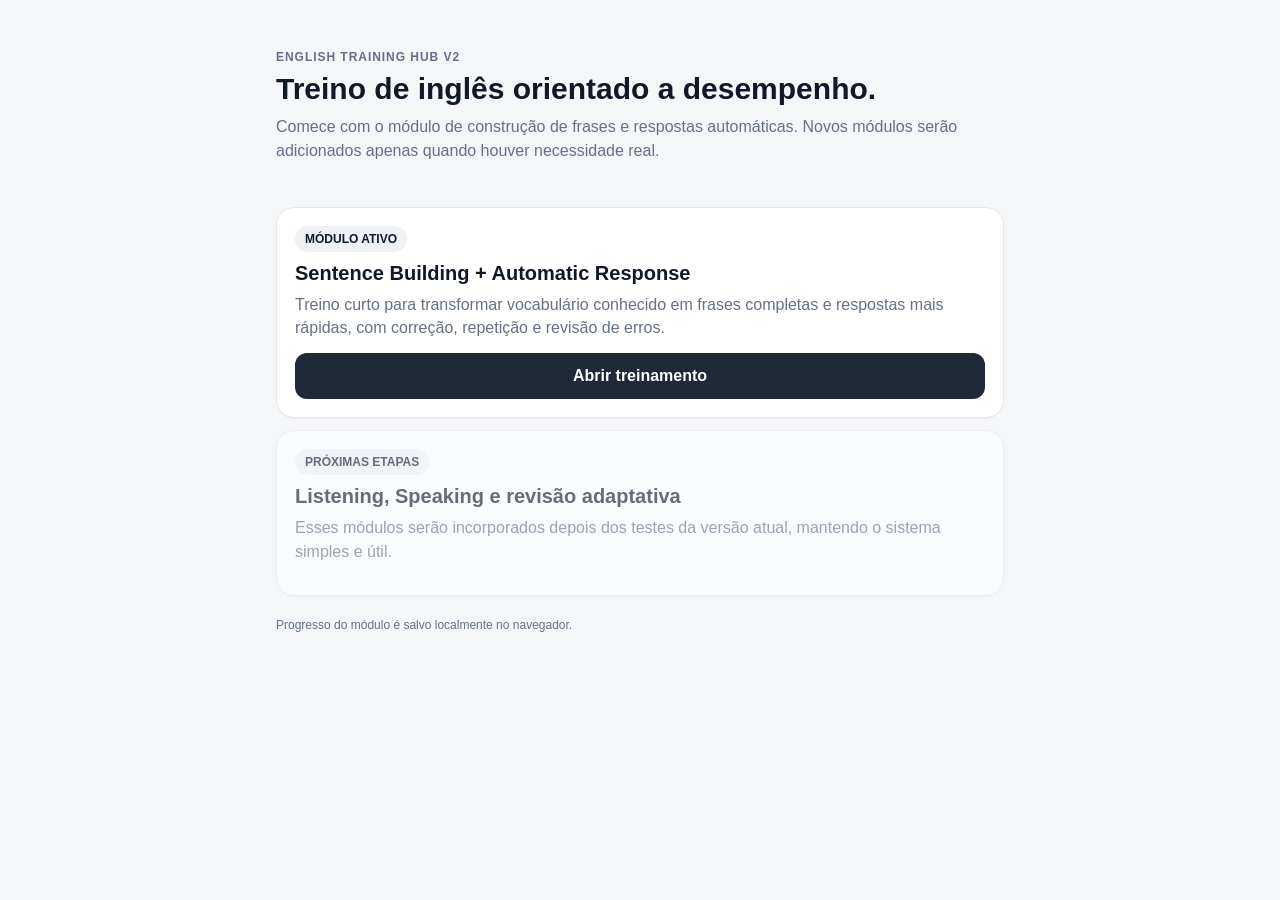
<file: index.html>
<!doctype html>
<html lang="pt-BR">
<head>
<meta charset="utf-8">
<meta name="viewport" content="width=device-width,initial-scale=1,maximum-scale=1,user-scalable=no">
<meta name="theme-color" content="#111827">
<meta name="description" content="English Training Hub V2 — treinamento prático de inglês com foco em desempenho.">
<link rel="manifest" href="manifest.webmanifest">
<link rel="icon" href="icon.svg" type="image/svg+xml">
<title>English Training Hub V2</title>
<style>
:root{--bg:#f4f6f8;--card:#fff;--ink:#111827;--muted:#667085;--line:#e5e7eb;--accent:#1f2937;--soft:#eef2f7}
*{box-sizing:border-box}body{margin:0;background:var(--bg);color:var(--ink);font-family:-apple-system,BlinkMacSystemFont,"Segoe UI",Roboto,Arial,sans-serif}
.wrap{max-width:760px;margin:auto;padding:24px 16px 80px}.hero{padding:26px 0 12px}.eyebrow{font-size:12px;font-weight:800;letter-spacing:.08em;color:var(--muted)}h1{font-size:30px;line-height:1.1;margin:8px 0 10px}.lead{color:var(--muted);line-height:1.5;margin:0 0 20px}.card{background:var(--card);border:1px solid var(--line);border-radius:18px;padding:18px;margin:12px 0;box-shadow:0 1px 2px rgba(0,0,0,.03)}.tag{display:inline-block;background:var(--soft);padding:6px 10px;border-radius:999px;font-size:12px;font-weight:700;margin-bottom:10px}.card h2{font-size:20px;margin:0 0 8px}.card p{color:var(--muted);line-height:1.45;margin:0 0 14px}.btn{display:block;text-align:center;text-decoration:none;background:var(--accent);color:white;font-weight:800;padding:14px 16px;border-radius:12px}.future{opacity:.62}.foot{font-size:12px;color:var(--muted);margin-top:22px}
</style>
</head>
<body>
<main class="wrap">
<section class="hero">
<div class="eyebrow">ENGLISH TRAINING HUB V2</div>
<h1>Treino de inglês orientado a desempenho.</h1>
<p class="lead">Comece com o módulo de construção de frases e respostas automáticas. Novos módulos serão adicionados apenas quando houver necessidade real.</p>
</section>
<section class="card">
<span class="tag">MÓDULO ATIVO</span>
<h2>Sentence Building + Automatic Response</h2>
<p>Treino curto para transformar vocabulário conhecido em frases completas e respostas mais rápidas, com correção, repetição e revisão de erros.</p>
<a class="btn" href="sentence-building/">Abrir treinamento</a>
</section>
<section class="card future">
<span class="tag">PRÓXIMAS ETAPAS</span>
<h2>Listening, Speaking e revisão adaptativa</h2>
<p>Esses módulos serão incorporados depois dos testes da versão atual, mantendo o sistema simples e útil.</p>
</section>
<p class="foot">Progresso do módulo é salvo localmente no navegador.</p>
</main>
<script>if('serviceWorker' in navigator){window.addEventListener('load',()=>navigator.serviceWorker.register('./sw.js').catch(()=>{}));}</script>
</body>
</html>
</file>
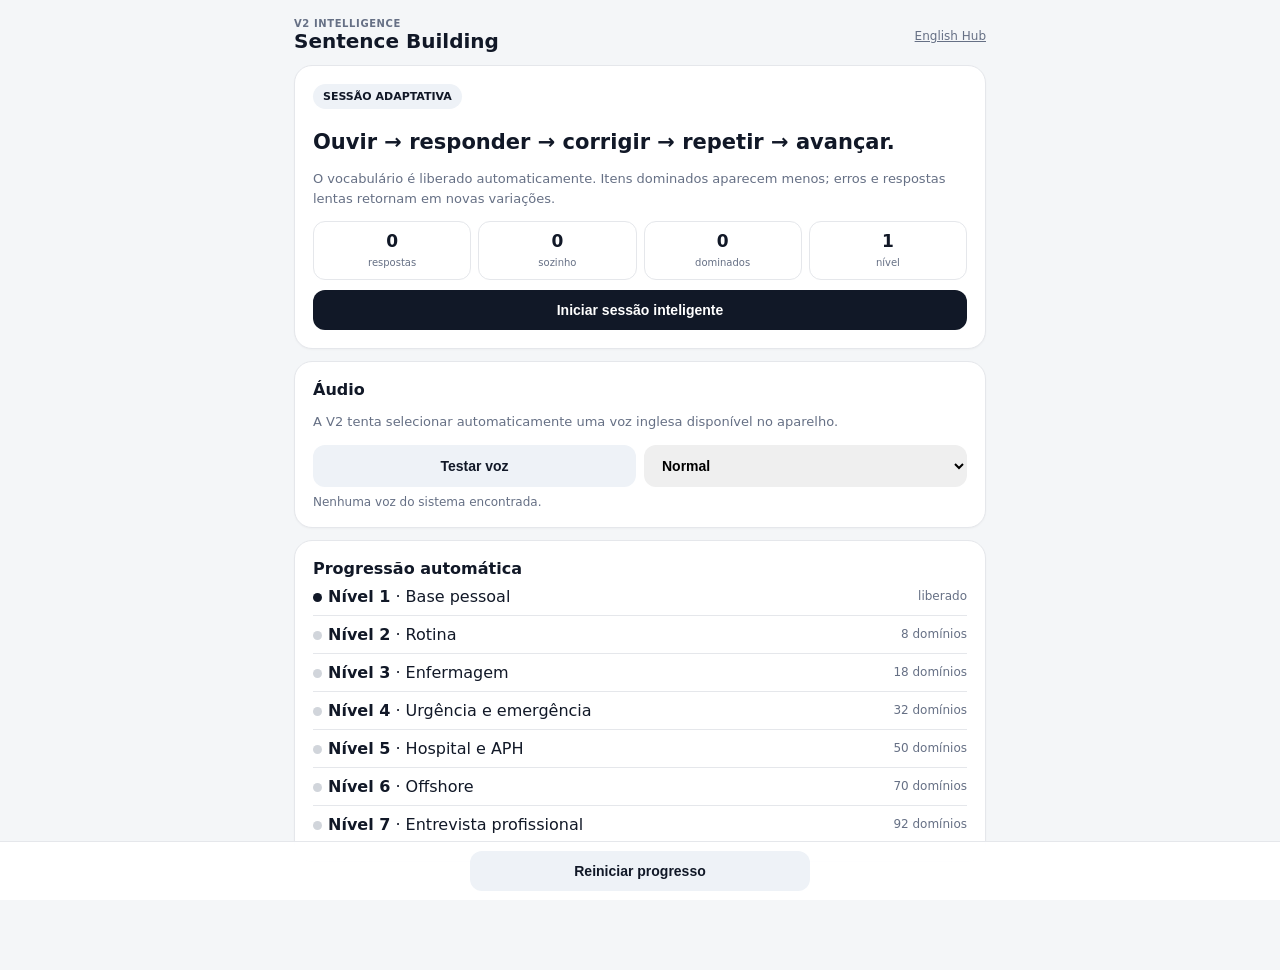
<file: sentence-building/index.html>
<!doctype html>
<html lang="pt-BR">
<head>
<meta charset="utf-8">
<meta name="viewport" content="width=device-width,initial-scale=1,maximum-scale=1,user-scalable=no,viewport-fit=cover">
<meta name="theme-color" content="#111827">
<link rel="manifest" href="manifest.webmanifest">
<title>Sentence Building V2 Intelligence</title>
<style>
:root{--bg:#f4f6f8;--card:#fff;--ink:#111827;--muted:#667085;--line:#e5e7eb;--ok:#166534;--bad:#991b1b;--accent:#111827;--soft:#eef2f7}
*{box-sizing:border-box;-webkit-tap-highlight-color:transparent}
html,body{margin:0;background:var(--bg);font-family:system-ui,-apple-system,"Segoe UI",Roboto,Arial;color:var(--ink)}
body{-webkit-user-select:none;user-select:none}
input,textarea{-webkit-user-select:text;user-select:text}
.app{max-width:720px;margin:auto;min-height:100vh;padding:14px 14px 96px}
.top{display:flex;align-items:center;justify-content:space-between;gap:8px;margin:4px 0 12px}
h1{font-size:20px;margin:0}.small{font-size:12px;color:var(--muted)}
.card{background:var(--card);border:1px solid var(--line);border-radius:18px;padding:18px;margin-bottom:12px;box-shadow:0 1px 2px rgba(0,0,0,.03)}
.pill{display:inline-flex;padding:6px 10px;border-radius:999px;background:var(--soft);font-size:11px;font-weight:800;margin-bottom:10px}
.prompt{font-size:24px;font-weight:800;line-height:1.3;margin:10px 0}
.translation{font-size:14px;color:var(--muted);margin:8px 0}
input{width:100%;padding:14px 15px;border:1px solid #cfd4dc;border-radius:12px;font-size:17px;outline:none;background:#fff}
button,select{border:0;border-radius:12px;padding:12px 14px;font-size:14px;font-weight:750}
button{cursor:pointer}.primary{background:var(--accent);color:#fff;width:100%;margin-top:10px}.secondary{background:var(--soft);color:var(--ink)}
.grid2{display:grid;grid-template-columns:1fr 1fr;gap:8px;margin-top:9px}.grid3{display:grid;grid-template-columns:repeat(3,1fr);gap:8px}
.feedback{margin-top:12px;padding:12px;border-radius:12px;font-size:14px;line-height:1.5}.feedback.ok{background:#ecfdf3;color:var(--ok)}.feedback.bad{background:#fef2f2;color:var(--bad)}
.hidden{display:none!important}.progress{height:8px;background:#e5e7eb;border-radius:99px;overflow:hidden;margin:8px 0 2px}.progress>div{height:100%;background:#111827;width:0%;transition:.25s}
.stats{display:grid;grid-template-columns:repeat(4,1fr);gap:7px;text-align:center}.stat{padding:9px 5px;border:1px solid var(--line);border-radius:12px}.stat b{display:block;font-size:17px}.stat span{font-size:10px;color:var(--muted)}
.timer{font-variant-numeric:tabular-nums;font-size:38px;font-weight:850;text-align:center;margin:10px 0}.tip{font-size:13px;line-height:1.5;color:var(--muted)}
.bottom{position:fixed;left:0;right:0;bottom:0;background:rgba(255,255,255,.96);border-top:1px solid var(--line);padding:9px 14px calc(9px + env(safe-area-inset-bottom));display:flex;gap:8px;justify-content:center}.bottom button{max-width:340px;flex:1}
.badge{font-size:10px;font-weight:900;letter-spacing:.06em;color:var(--muted)}
.skillrow{display:flex;justify-content:space-between;align-items:center;gap:8px;padding:9px 0;border-bottom:1px solid var(--line)}.skillrow:last-child{border-bottom:0}
.dot{display:inline-block;width:9px;height:9px;border-radius:99px;background:#d1d5db;margin-right:6px}.dot.on{background:#111827}
.rec{display:flex;align-items:center;gap:8px;margin-top:10px}.rec button{flex:1}.meter{height:7px;background:#e5e7eb;border-radius:99px;overflow:hidden;margin-top:8px}.meter>div{height:100%;width:0%;background:#111827}
.chips{display:flex;gap:6px;flex-wrap:wrap;margin:8px 0}.chip{padding:6px 8px;border-radius:999px;background:#f3f4f6;font-size:11px}.chip.bad{background:#fee2e2;color:#991b1b}.chip.ok{background:#dcfce7;color:#166534}
@media(max-width:420px){.stats{grid-template-columns:repeat(2,1fr)}.grid3{grid-template-columns:1fr}.prompt{font-size:22px}}
</style>
</head>
<body>
<div class="app">
  <div class="top">
    <div><div class="badge">V2 INTELLIGENCE</div><h1>Sentence Building</h1></div>
    <a href="../" class="small">English Hub</a>
  </div>

  <section id="home">
    <div class="card">
      <span class="pill">SESSÃO ADAPTATIVA</span>
      <div class="prompt" style="font-size:21px">Ouvir → responder → corrigir → repetir → avançar.</div>
      <p class="tip">O vocabulário é liberado automaticamente. Itens dominados aparecem menos; erros e respostas lentas retornam em novas variações.</p>
      <div class="stats">
        <div class="stat"><b id="sDone">0</b><span>respostas</span></div>
        <div class="stat"><b id="sIndependent">0</b><span>sozinho</span></div>
        <div class="stat"><b id="sMastered">0</b><span>dominados</span></div>
        <div class="stat"><b id="sLevel">1</b><span>nível</span></div>
      </div>
      <button class="primary" id="startBtn">Iniciar sessão inteligente</button>
    </div>

    <div class="card">
      <b>Áudio</b>
      <p class="tip">A V2 tenta selecionar automaticamente uma voz inglesa disponível no aparelho.</p>
      <div class="grid2">
        <button class="secondary" id="testVoice">Testar voz</button>
        <select id="speedSelect">
          <option value="0.72">Lento</option>
          <option value="0.9" selected>Normal</option>
          <option value="1.02">Rápido</option>
        </select>
      </div>
      <div class="small" id="voiceStatus" style="margin-top:8px">Carregando vozes...</div>
    </div>

    <div class="card">
      <b>Progressão automática</b>
      <div id="levels"></div>
    </div>
  </section>

  <section id="trainer" class="hidden">
    <div class="card">
      <div class="small" id="stepLabel"></div>
      <div class="progress"><div id="bar"></div></div>
    </div>

    <div class="card">
      <span class="pill" id="modePill">BUILD</span>
      <div class="prompt" id="prompt"></div>
      <div class="translation hidden" id="translation"></div>
      <div class="chips" id="chips"></div>

      <div id="textWrap">
        <input id="answer" autocomplete="off" autocapitalize="sentences" placeholder="Fale primeiro. Depois digite.">
        <button class="primary" id="checkBtn">Verificar</button>
      </div>

      <div id="rapidWrap" class="hidden">
        <div class="timer" id="timer">5.0</div>
        <p class="tip">Responda em voz alta antes do tempo terminar.</p>
      </div>

      <div class="grid2">
        <button class="secondary" id="listenBtn">Ouvir</button>
        <button class="secondary" id="slowBtn">Ouvir devagar</button>
      </div>

      <div class="grid2">
        <button class="secondary" id="hintBtn">Dica</button>
        <button class="secondary" id="modelBtn">Resposta-modelo</button>
      </div>

      <div class="card" style="margin:12px 0 0;padding:12px;background:#fafafa">
        <b class="small">SPEAKING</b>
        <div class="rec">
          <button class="secondary" id="recordBtn">Gravar minha voz</button>
          <button class="secondary" id="playBtn" disabled>Ouvir gravação</button>
        </div>
        <audio id="audioPlayback" class="hidden"></audio>
        <div class="grid2">
          <button class="secondary" id="recognizeBtn">Reconhecer minha fala</button>
          <button class="secondary" id="stopRecognizeBtn">Parar</button>
        </div>
        <div class="small" id="speechStatus" style="margin-top:8px">Reconhecimento depende do navegador. Chrome/Edge costumam oferecer melhor suporte.</div>
        <div id="speechResult" class="translation"></div>
      </div>

      <div id="feedback" class="feedback hidden"></div>
      <button class="primary hidden" id="nextBtn">Próximo</button>
    </div>
  </section>

  <section id="summary" class="hidden">
    <div class="card">
      <span class="pill">SESSÃO CONCLUÍDA</span>
      <div class="prompt" style="font-size:22px">Resumo</div>
      <div class="stats">
        <div class="stat"><b id="rDone">0</b><span>itens</span></div>
        <div class="stat"><b id="rIndependent">0</b><span>sozinho</span></div>
        <div class="stat"><b id="rHelp">0</b><span>com ajuda</span></div>
        <div class="stat"><b id="rUnlocked">0</b><span>nível</span></div>
      </div>
      <p class="tip" id="summaryText"></p>
      <button class="primary" id="againBtn">Nova sessão</button>
    </div>
    <div class="card"><b>Pontos para reteste</b><div id="reviewList" class="tip"></div></div>
  </section>

  <div class="bottom">
    <button class="secondary" id="resetBtn">Reiniciar progresso</button>
  </div>
</div>

<script>
const LEVELS = [
 {id:1,name:'Base pessoal',unlockAt:0,words:[
  ['nurse','enfermeiro(a)'],['work','trabalhar'],['hospital','hospital'],['family','família'],['children','filhos'],['home','casa'],['study','estudar'],['English','inglês'],['help','ajudar'],['need','precisar'],['live','morar'],['day','dia']
 ]},
 {id:2,name:'Rotina',unlockAt:8,words:[
  ['morning','manhã'],['afternoon','tarde'],['night','noite'],['shift','plantão/turno'],['usually','geralmente'],['sometimes','às vezes'],['always','sempre'],['never','nunca'],['start','começar'],['finish','terminar'],['eat','comer'],['sleep','dormir'],['drive','dirigir'],['team','equipe']
 ]},
 {id:3,name:'Enfermagem',unlockAt:18,words:[
  ['patient','paciente'],['vital signs','sinais vitais'],['assess','avaliar'],['check','verificar'],['pain','dor'],['medication','medicação'],['blood pressure','pressão arterial'],['heart rate','frequência cardíaca'],['oxygen','oxigênio'],['symptoms','sintomas'],['condition','condição'],['monitor','monitorar'],['care','cuidado'],['record','registrar'],['treatment','tratamento']
 ]},
 {id:4,name:'Urgência e emergência',unlockAt:32,words:[
  ['emergency','emergência'],['ambulance','ambulância'],['trauma','trauma'],['bleeding','sangramento'],['chest pain','dor no peito'],['shortness of breath','falta de ar'],['unconscious','inconsciente'],['airway','via aérea'],['breathing','respiração'],['circulation','circulação'],['stretcher','maca'],['defibrillator','desfibrilador'],['CPR','RCP'],['scene','cena'],['transport','transportar'],['stable','estável'],['critical','crítico']
 ]},
 {id:5,name:'Hospital e APH',unlockAt:50,words:[
  ['emergency room','pronto-socorro'],['intensive care unit','UTI'],['monitoring','monitorização'],['procedure','procedimento'],['handover','passagem de caso'],['equipment','equipamento'],['supplies','suprimentos'],['protocol','protocolo'],['risk','risco'],['safety','segurança'],['infection control','controle de infecção'],['documentation','documentação'],['transfer','transferência'],['referral','encaminhamento'],['response time','tempo de resposta']
 ]},
 {id:6,name:'Offshore',unlockAt:70,words:[
  ['offshore','offshore'],['platform','plataforma'],['vessel','embarcação'],['crew','tripulação'],['medical room','sala médica'],['occupational health','saúde ocupacional'],['medical evacuation','evacuação médica'],['MEDEVAC','MEDEVAC'],['helicopter','helicóptero'],['PPE','EPI'],['hazard','perigo'],['incident','incidente'],['permit to work','permissão de trabalho'],['confined space','espaço confinado'],['emergency drill','simulado de emergência']
 ]},
 {id:7,name:'Entrevista profissional',unlockAt:92,words:[
  ['experience','experiência'],['strength','ponto forte'],['challenge','desafio'],['responsibility','responsabilidade'],['leadership','liderança'],['decision-making','tomada de decisão'],['teamwork','trabalho em equipe'],['improve','melhorar'],['learn','aprender'],['develop','desenvolver'],['opportunity','oportunidade'],['career','carreira'],['qualified','qualificado'],['training','treinamento'],['certification','certificação']
 ]}
];

const STRUCTURES = [
 {id:'iam', min:1, q:'Who are you?', model:'I am a nurse.', build:'Complete: I ___ a nurse.', ans:['am']},
 {id:'iwork', min:1, q:'Where do you work?', model:'I work at a hospital.', build:'Complete: I ___ at a hospital.', ans:['work']},
 {id:'ihave', min:1, q:'Do you have children?', model:'Yes, I have two children.', build:'Complete: I ___ two children.', ans:['have']},
 {id:'ineed', min:1, q:'What do you need?', model:'I need some help.', build:'Complete: I ___ some help.', ans:['need']},
 {id:'iusually', min:2, q:'What do you usually do in the morning?', model:'I usually study English in the morning.', build:'Complete: I ___ study English in the morning.', ans:['usually']},
 {id:'idont', min:2, q:'Do you work there every day?', model:"No, I don't work there every day.", build:"Complete: I ___ work there every day.", ans:["don't",'do not']},
 {id:'check', min:3, q:'What do you check first?', model:"I check the patient's vital signs first.", build:"Complete: I check the patient's ___.", ans:['vital signs']},
 {id:'assess', min:3, q:'What do you assess first?', model:"I assess the patient's condition first.", build:"Complete: I assess the patient's ___.", ans:['condition']},
 {id:'pain', min:3, q:'What do you ask a patient with pain?', model:'I ask the patient about the pain.', build:'Complete: I ask the patient about the ___.', ans:['pain']},
 {id:'emergency', min:4, q:'What do you do in an emergency?', model:'I assess the patient and provide emergency care.', build:'Complete: I provide ___ care.', ans:['emergency']},
 {id:'ambulance', min:4, q:'Where do you work during pre-hospital care?', model:'I work on an ambulance.', build:'Complete: I work on an ___.', ans:['ambulance']},
 {id:'abc', min:4, q:'What do you assess first in a critical patient?', model:'I assess airway, breathing, and circulation first.', build:'Complete: I assess airway, breathing, and ___.', ans:['circulation']},
 {id:'handover', min:5, q:'What do you do before transferring a patient?', model:'I give a clear patient handover.', build:'Complete: I give a clear patient ___.', ans:['handover']},
 {id:'protocol', min:5, q:'How do you improve patient safety?', model:'I follow protocols and document care correctly.', build:'Complete: I follow ___ and document care correctly.', ans:['protocols','protocol']},
 {id:'offshore', min:6, q:'Why do you want to work offshore?', model:'I want to use my emergency and occupational health experience offshore.', build:'Complete: I want to work ___.', ans:['offshore']},
 {id:'medevac', min:6, q:'What do you do if a patient needs advanced care onshore?', model:'I prepare the patient for medical evacuation.', build:'Complete: I prepare the patient for medical ___.', ans:['evacuation']},
 {id:'ppe', min:6, q:'What do you check before entering a hazardous area?', model:'I check the hazards and use the correct PPE.', build:'Complete: I use the correct ___.', ans:['PPE','ppe']},
 {id:'experience', min:7, q:'Tell me about your professional experience.', model:'I have extensive experience in emergency and pre-hospital care.', build:'Complete: I have extensive ___ in emergency care.', ans:['experience']},
 {id:'strength', min:7, q:'What is one of your strengths?', model:'One of my strengths is decision-making under pressure.', build:'Complete: One of my ___ is teamwork.', ans:['strengths']},
 {id:'learn', min:7, q:'Why should we hire you?', model:'I can contribute with emergency experience, teamwork, and willingness to learn.', build:'Complete: I am willing to ___.', ans:['learn']}
];

const EXTRA_SENTENCES = [
 ['I work during the night shift.','Eu trabalho durante o plantão noturno.',2],
 ['I usually start my shift in the morning.','Eu geralmente começo meu plantão pela manhã.',2],
 ["I check the patient's blood pressure.",'Eu verifico a pressão arterial do paciente.',3],
 ["I assess the patient's symptoms.",'Eu avalio os sintomas do paciente.',3],
 ['I monitor the patient during transport.','Eu monitoro o paciente durante o transporte.',4],
 ['I provide emergency care on the ambulance.','Eu presto atendimento de emergência na ambulância.',4],
 ['I make sure the equipment is ready.','Eu me certifico de que o equipamento está pronto.',5],
 ['I document the care provided.','Eu registro o cuidado prestado.',5],
 ['I follow safety procedures offshore.','Eu sigo procedimentos de segurança offshore.',6],
 ['I participate in emergency drills.','Eu participo de simulados de emergência.',6],
 ['I have experience working under pressure.','Eu tenho experiência trabalhando sob pressão.',7],
 ['I want to develop my career in offshore nursing.','Eu quero desenvolver minha carreira na enfermagem offshore.',7]
];

const DEFAULT_STATE={done:0,independent:0,help:0,mastery:{},wordMastery:{},reviews:[],lastLevel:1};
let state=JSON.parse(localStorage.getItem('sb_v2_state')||JSON.stringify(DEFAULT_STATE));
let session={items:[],i:0,done:0,independent:0,help:0,reviews:[],usedHint:false,start:0};
let rapidTimer=null, mediaRecorder=null, chunks=[],audioURL=null, recognition=null;
let voices=[], selectedVoice=null;

const $=id=>document.getElementById(id);
const show=(el,yes=true)=>el.classList.toggle('hidden',!yes);
const normalize=s=>(s||'').toLowerCase().trim().replace(/[’]/g,"'").replace(/[.!?,]/g,'').replace(/\s+/g,' ');
const esc=s=>(s||'').replace(/[&<>"]/g,m=>({'&':'&amp;','<':'&lt;','>':'&gt;','"':'&quot;'}[m]));

function save(){localStorage.setItem('sb_v2_state',JSON.stringify(state));updateHome()}
function masteredCount(){return Object.values(state.mastery).filter(v=>v>=3).length + Object.values(state.wordMastery).filter(v=>v>=3).length}
function currentLevel(){
 const score=masteredCount();
 let lv=1;
 LEVELS.forEach(l=>{if(score>=l.unlockAt)lv=l.id});
 return lv;
}
function updateHome(){
 $('sDone').textContent=state.done||0;$('sIndependent').textContent=state.independent||0;$('sMastered').textContent=masteredCount();$('sLevel').textContent=currentLevel();
 $('levels').innerHTML=LEVELS.map(l=>`<div class="skillrow"><div><span class="dot ${currentLevel()>=l.id?'on':''}"></span><b>Nível ${l.id}</b> · ${l.name}</div><span class="small">${currentLevel()>=l.id?'liberado':l.unlockAt+' domínios'}</span></div>`).join('');
}

function loadVoices(){
 voices=speechSynthesis.getVoices();
 const en=voices.filter(v=>/^en(-|_)/i.test(v.lang));
 selectedVoice=en.find(v=>/Google|Microsoft|Samantha|Daniel|Karen|Zira|Aria|Jenny|Guy/i.test(v.name))||en[0]||voices[0]||null;
 $('voiceStatus').textContent=selectedVoice?`Voz: ${selectedVoice.name} (${selectedVoice.lang})`:'Nenhuma voz do sistema encontrada.';
}
if('speechSynthesis' in window){loadVoices();speechSynthesis.onvoiceschanged=loadVoices}

function speak(text, slow=false){
 if(!('speechSynthesis' in window)){feedback(false,'Seu navegador não oferece síntese de voz.');return}
 speechSynthesis.cancel();
 const u=new SpeechSynthesisUtterance(text.replace(/^Complete:\s*/,'').replace(/___/g,'...'));
 if(selectedVoice)u.voice=selectedVoice;
 u.lang=(selectedVoice&&selectedVoice.lang)||'en-US';
 const base=parseFloat($('speedSelect').value||'0.9');u.rate=slow?Math.max(.55,base-.22):base;
 u.pitch=1;u.volume=1;speechSynthesis.speak(u);
}
$('testVoice').onclick=()=>speak('I work in emergency care and I assess patients every day.');

function unlockedWords(){
 const lv=currentLevel();return LEVELS.filter(l=>l.id<=lv).flatMap(l=>l.words.map(w=>({word:w[0],pt:w[1],level:l.id})));
}
function weightFor(id,type='s'){
 const map=type==='w'?state.wordMastery:state.mastery; const m=map[id]||0;
 return m>=3?1:m===2?2:m===1?3:5;
}
function pickWeighted(arr,n,keyFn,type){
 const pool=[...arr],out=[];
 while(pool.length&&out.length<n){
  const weighted=[];pool.forEach((x,idx)=>{for(let k=0;k<weightFor(keyFn(x),type);k++)weighted.push(idx)});
  const idx=weighted[Math.floor(Math.random()*weighted.length)];
  out.push(pool[idx]);pool.splice(idx,1);
 } return out;
}
function generateSession(){
 const lv=currentLevel(), words=unlockedWords();
 const structs=STRUCTURES.filter(s=>s.min<=lv);
 const items=[];
 pickWeighted(structs,7,x=>x.id,'s').forEach((s,i)=>{
   if(i%3===0) items.push({type:'rapid',id:s.id,prompt:s.q,model:s.model,audio:s.q});
   else items.push({type:'build',id:s.id,prompt:s.build,model:s.model,answers:s.ans,audio:s.model});
 });
 pickWeighted(words,4,x=>x.word,'w').forEach(w=>items.push({type:'recognize',id:'word:'+w.word,word:w.word,prompt:w.word,model:`${w.word} = ${w.pt}`,answers:[w.pt],audio:w.word}));
 EXTRA_SENTENCES.filter(x=>x[2]<=lv).sort(()=>Math.random()-.5).slice(0,2).forEach((x,j)=>items.push({type:'listen',id:'listen:'+x[0],prompt:'Ouça e digite a frase que você entendeu.',model:x[0],answers:[x[0]],audio:x[0],translation:x[1]}));
 state.reviews.slice(-5).forEach((r,j)=>{if(items.length<15)items.push({type:'review',id:'review:'+j,prompt:r.prompt||'Reteste',model:r.model,answers:r.answers||[r.model],audio:r.audio||r.model})});
 return items.sort(()=>Math.random()-.5).slice(0,15);
}
function start(){
 session={items:generateSession(),i:0,done:0,independent:0,help:0,reviews:[],usedHint:false,start:Date.now()};
 show($('home'),false);show($('summary'),false);show($('trainer'),true);render();
}
function render(){
 clearInterval(rapidTimer);
 const ex=session.items[session.i];session.usedHint=false;
 $('stepLabel').textContent=`Item ${session.i+1} de ${session.items.length}`;$('bar').style.width=(session.i/session.items.length*100)+'%';
 $('modePill').textContent=({build:'BUILD',rapid:'RAPID RESPONSE',recognize:'VOCABULARY',listen:'LISTENING',review:'RETEST'})[ex.type]||ex.type.toUpperCase();
 $('prompt').textContent=ex.prompt;$('answer').value='';$('speechResult').textContent='';$('chips').innerHTML='';
 show($('translation'),false);show($('feedback'),false);show($('nextBtn'),false);show($('textWrap'),ex.type!=='rapid');show($('rapidWrap'),ex.type==='rapid');
 $('checkBtn').classList.remove('hidden');
 if(ex.type==='recognize')$('answer').placeholder='Digite o significado em português';
 else if(ex.type==='listen'){$('answer').placeholder='Digite em inglês o que você ouviu';setTimeout(()=>speak(ex.audio),350)}
 else $('answer').placeholder='Fale primeiro. Depois digite.';
 if(ex.type==='rapid'){startRapid();setTimeout(()=>speak(ex.audio),200)}
}
function startRapid(){
 let t=5.0;$('timer').textContent=t.toFixed(1);
 rapidTimer=setInterval(()=>{t-=.1;if(t<=0){t=0;clearInterval(rapidTimer)}$('timer').textContent=t.toFixed(1)},100);
}
function feedback(ok,msg){const f=$('feedback');f.className='feedback '+(ok?'ok':'bad');f.textContent=msg;show(f,true)}
function mark(ex,ok,help=false){
 session.done++;state.done++;
 if(ok&&!help){session.independent++;state.independent++}
 if(help){session.help++;state.help++}
 const map=ex.type==='recognize'?state.wordMastery:state.mastery;
 const key=ex.type==='recognize'?ex.word:ex.id;
 map[key]=Math.max(0,(map[key]||0)+(ok&&!help?1:-1));
 if(!ok||help){const rev={prompt:ex.prompt,model:ex.model,answers:ex.answers||[ex.model],audio:ex.audio};session.reviews.push(rev);state.reviews.push(rev);state.reviews=state.reviews.slice(-30)}
 save();
}
function compareWords(spoken,model){
 const a=normalize(spoken).split(' '),b=normalize(model).split(' ');let html='',hits=0;
 b.forEach(w=>{const ok=a.includes(w);if(ok)hits++;html+=`<span class="chip ${ok?'ok':'bad'}">${esc(w)}</span>`});
 $('chips').innerHTML=html;return Math.round(hits/Math.max(1,b.length)*100);
}
$('checkBtn').onclick=()=>{
 const ex=session.items[session.i],ans=normalize($('answer').value);if(!ans)return feedback(false,'Fale primeiro e depois digite sua resposta.');
 const expected=ex.answers||[ex.model];const ok=expected.some(a=>normalize(a)===ans);
 if(ok){feedback(true,'Correto. '+ex.model);mark(ex,true,session.usedHint)}
 else{compareWords(ans,ex.model);feedback(false,'Ainda não. Modelo: '+ex.model);mark(ex,false,true)}
 show($('nextBtn'),true);show($('checkBtn'),false);
}
$('hintBtn').onclick=()=>{const ex=session.items[session.i];session.usedHint=true;$('translation').textContent=ex.translation||('Primeira pista: '+ex.model.split(' ').slice(0,3).join(' ')+' ...');show($('translation'),true)}
$('modelBtn').onclick=()=>{const ex=session.items[session.i];session.usedHint=true;feedback(false,'Modelo: '+ex.model);speak(ex.model)}
$('listenBtn').onclick=()=>speak(session.items[session.i].audio||session.items[session.i].model);
$('slowBtn').onclick=()=>speak(session.items[session.i].audio||session.items[session.i].model,true);
$('nextBtn').onclick=()=>{session.i++;if(session.i>=session.items.length)finish();else render()}

$('rapidWrap').onclick=e=>{
 if(e.target.id==='rapidWrap'||e.target.id==='timer')return;
}
$('rapidWrap').insertAdjacentHTML('beforeend','<div class="grid2"><button class="secondary" id="rapidOk">Consegui falar</button><button class="secondary" id="rapidFail">Travei</button></div>');
document.addEventListener('click',e=>{
 if(e.target.id==='rapidOk'){clearInterval(rapidTimer);const ex=session.items[session.i];feedback(true,'Modelo: '+ex.model);mark(ex,true,false);show($('nextBtn'),true);show($('rapidWrap'),false)}
 if(e.target.id==='rapidFail'){clearInterval(rapidTimer);const ex=session.items[session.i];feedback(false,'Reteste necessário. Modelo: '+ex.model);mark(ex,false,true);show($('nextBtn'),true);show($('rapidWrap'),false)}
});

async function toggleRecord(){
 if(mediaRecorder&&mediaRecorder.state==='recording'){mediaRecorder.stop();$('recordBtn').textContent='Gravar minha voz';return}
 try{
   const stream=await navigator.mediaDevices.getUserMedia({audio:true});chunks=[];mediaRecorder=new MediaRecorder(stream);
   mediaRecorder.ondataavailable=e=>{if(e.data.size)chunks.push(e.data)};
   mediaRecorder.onstop=()=>{const blob=new Blob(chunks,{type:mediaRecorder.mimeType||'audio/webm'});if(audioURL)URL.revokeObjectURL(audioURL);audioURL=URL.createObjectURL(blob);$('audioPlayback').src=audioURL;$('playBtn').disabled=false;stream.getTracks().forEach(t=>t.stop())};
   mediaRecorder.start();$('recordBtn').textContent='Parar gravação';$('speechStatus').textContent='Gravando...';
 }catch(err){$('speechStatus').textContent='Não foi possível acessar o microfone. Verifique a permissão do navegador.'}
}
$('recordBtn').onclick=toggleRecord;$('playBtn').onclick=()=>$('audioPlayback').play();

function setupRecognition(){
 const SR=window.SpeechRecognition||window.webkitSpeechRecognition;if(!SR)return null;
 const r=new SR();r.lang='en-US';r.interimResults=false;r.continuous=false;
 r.onstart=()=>{$('speechStatus').textContent='Ouvindo... fale agora.'};
 r.onerror=e=>{$('speechStatus').textContent='Falha no reconhecimento: '+e.error};
 r.onend=()=>{if($('speechStatus').textContent.startsWith('Ouvindo'))$('speechStatus').textContent='Reconhecimento encerrado.'};
 r.onresult=e=>{
  const spoken=e.results[0][0].transcript,conf=e.results[0][0].confidence;const ex=session.items[session.i],score=compareWords(spoken,ex.model);
  $('speechResult').innerHTML=`Reconhecido: <b>${esc(spoken)}</b><br>Similaridade por palavras: <b>${score}%</b>${conf?` · confiança do navegador: ${Math.round(conf*100)}%`:''}`;
  $('speechStatus').textContent=score>=80?'Boa inteligibilidade. Compare com o modelo.':'Há palavras diferentes ou não reconhecidas. Repita devagar e depois em velocidade normal.';
 };
 return r;
}
$('recognizeBtn').onclick=()=>{if(!recognition)recognition=setupRecognition();if(!recognition){$('speechStatus').textContent='Este navegador não oferece reconhecimento de fala. Use Chrome/Edge para testar este recurso.';return}try{recognition.start()}catch(e){}}
$('stopRecognizeBtn').onclick=()=>{if(recognition)recognition.stop()}

function finish(){
 show($('trainer'),false);show($('summary'),true);
 $('rDone').textContent=session.done;$('rIndependent').textContent=session.independent;$('rHelp').textContent=session.help;$('rUnlocked').textContent=currentLevel();
 const pct=session.done?Math.round(session.independent/session.done*100):0;
 $('summaryText').textContent=`${pct}% das respostas foram realizadas sem ajuda. O próximo treino continuará priorizando pontos ainda não dominados e liberará novo vocabulário conforme seus acertos.`;
 $('reviewList').innerHTML=session.reviews.length?session.reviews.slice(0,8).map(r=>`<div class="skillrow"><span>${esc(r.prompt)}</span><span class="small">${esc(r.model)}</span></div>`).join(''):'Nenhum ponto crítico nesta sessão.';
 updateHome();
}
$('startBtn').onclick=start;$('againBtn').onclick=start;
$('resetBtn').onclick=()=>{if(confirm('Apagar todo o progresso salvo neste aparelho?')){state=JSON.parse(JSON.stringify(DEFAULT_STATE));save();show($('trainer'),false);show($('summary'),false);show($('home'),true)}}
updateHome();
if('serviceWorker' in navigator){addEventListener('load',()=>navigator.serviceWorker.register('./service-worker.js'))}
</script>
</body>
</html>
</file>
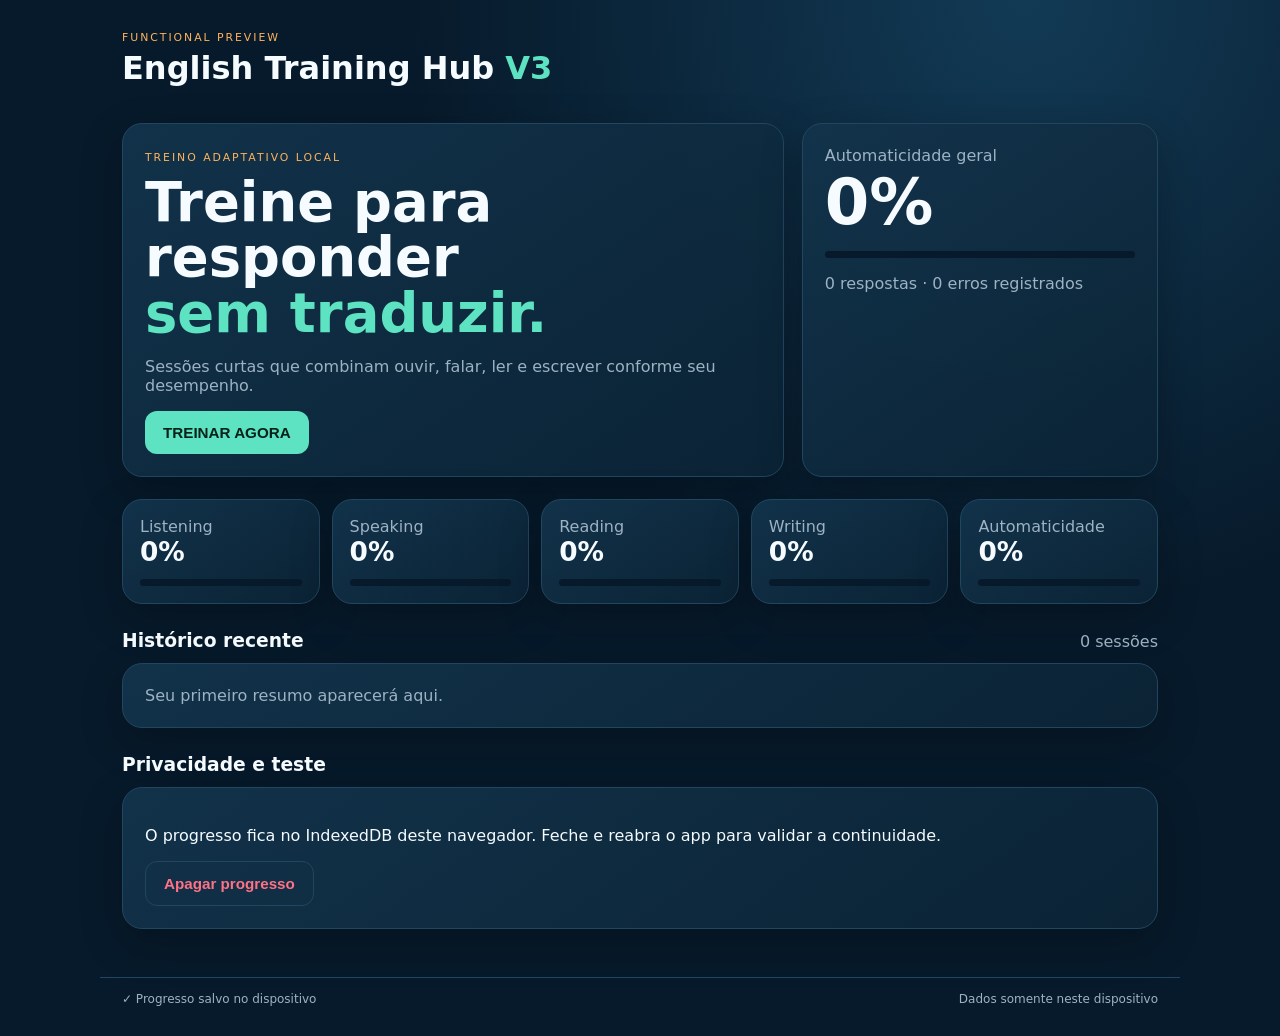
<file: v3/English_Training_Hub_V3_Functional_Preview/v3/index.html>
<!doctype html>
<html lang="pt-BR">
<head>
  <meta charset="utf-8">
  <meta name="viewport" content="width=device-width,initial-scale=1,viewport-fit=cover">
  <meta name="theme-color" content="#071a2b">
  <meta name="description" content="Treino adaptativo de inglês geral, clínico, APH, entrevistas e offshore.">
  <link rel="manifest" href="./manifest.webmanifest">
  <link rel="icon" href="./icons/icon.svg" type="image/svg+xml">
  <link rel="stylesheet" href="./css/styles.css">
  <title>English Training Hub V3</title>
</head>
<body>
  <header class="topbar"><div><span class="eyebrow">FUNCTIONAL PREVIEW</span><h1>English Training Hub <b>V3</b></h1></div><button id="installBtn" class="ghost hidden">Instalar</button></header>
  <main id="app" class="shell" aria-live="polite"></main>
  <footer><span id="storageState">Preparando armazenamento…</span><span>Dados somente neste dispositivo</span></footer>
  <script src="./js/content.js"></script>
  <script src="./js/app.js"></script>
</body>
</html>
</file>
<file: v3/English_Training_Hub_V3_Functional_Preview/v3/css/styles.css>
:root{--bg:#071a2b;--panel:#0d263a;--panel2:#12334b;--ink:#f5fbff;--muted:#9db2c2;--mint:#5de2c2;--orange:#ffb35c;--red:#ff7185;--line:#21465f}*{box-sizing:border-box}body{margin:0;background:radial-gradient(circle at 80% 0,#123a55 0,var(--bg) 42%);color:var(--ink);font-family:Inter,ui-sans-serif,system-ui,-apple-system,Segoe UI,sans-serif;min-height:100vh}.topbar,footer,.shell{max-width:1080px;margin:auto}.topbar{padding:26px 22px 12px;display:flex;align-items:center;justify-content:space-between}.topbar h1{font-size:clamp(1.25rem,4vw,2rem);margin:4px 0}.topbar b,.accent{color:var(--mint)}.eyebrow{font-size:.68rem;letter-spacing:.18em;color:var(--orange)}.shell{padding:20px 22px 48px}.hero{display:grid;grid-template-columns:1.3fr .7fr;gap:18px;margin-bottom:22px}.card{background:linear-gradient(145deg,rgba(18,51,75,.96),rgba(11,35,53,.96));border:1px solid var(--line);border-radius:20px;padding:22px;box-shadow:0 14px 40px #0004}.hero h2{font-size:clamp(1.8rem,5vw,3.4rem);line-height:1.02;margin:10px 0}.muted{color:var(--muted)}button{border:0;border-radius:12px;padding:13px 18px;font-weight:800;cursor:pointer;background:var(--mint);color:#062219;font-size:.95rem}button:hover{filter:brightness(1.06)}button:disabled{opacity:.45;cursor:not-allowed}.ghost{background:transparent;color:var(--ink);border:1px solid var(--line)}.danger{color:var(--red)}.hidden{display:none!important}.metrics{display:grid;grid-template-columns:repeat(5,1fr);gap:12px}.metric{padding:17px}.metric strong{font-size:1.65rem;display:block}.bar{height:7px;background:#071a2b;border-radius:9px;overflow:hidden;margin-top:12px}.bar i{display:block;height:100%;background:linear-gradient(90deg,var(--mint),#50a9ff);border-radius:9px}.section-title{display:flex;justify-content:space-between;align-items:end;margin:26px 0 12px}.section-title h3{margin:0}.history{display:grid;gap:9px}.history-row{display:grid;grid-template-columns:1.2fr repeat(3,.7fr);gap:10px;align-items:center;padding:13px 16px;background:#0b2234;border:1px solid var(--line);border-radius:12px}.session{max-width:760px;margin:auto}.progress{display:flex;gap:6px;margin-bottom:18px}.progress i{height:6px;flex:1;background:var(--line);border-radius:5px}.progress i.done{background:var(--mint)}.skill-tag{display:inline-flex;gap:7px;align-items:center;color:var(--orange);text-transform:uppercase;letter-spacing:.1em;font-weight:800;font-size:.72rem}.prompt{font-size:clamp(1.3rem,4vw,2rem);line-height:1.3;margin:24px 0}.choice-list{display:grid;gap:10px}.choice{background:#102f46;color:var(--ink);border:1px solid var(--line);text-align:left}.choice.selected{border-color:var(--mint);background:#174a57}.answer{width:100%;min-height:110px;border:1px solid var(--line);border-radius:14px;background:#071c2c;color:var(--ink);padding:15px;font:inherit;font-size:1.05rem}.tools{display:flex;flex-wrap:wrap;gap:10px;margin:15px 0}.audio-btn,.speak-btn{background:var(--orange);color:#2a1800}.feedback{margin:18px 0;padding:16px;border-radius:14px;background:#071c2c;border-left:4px solid var(--mint)}.feedback.bad{border-color:var(--red)}.score-grid{display:grid;grid-template-columns:repeat(3,1fr);gap:10px}.summary{text-align:center}.summary .big{font-size:4rem;color:var(--mint);font-weight:900;margin:10px}.checkbox{display:flex;align-items:center;gap:10px;color:var(--muted);margin:14px 0}.checkbox input{width:18px;height:18px}footer{padding:14px 22px 30px;border-top:1px solid var(--line);display:flex;justify-content:space-between;color:var(--muted);font-size:.75rem}@media(max-width:760px){.hero{grid-template-columns:1fr}.metrics{grid-template-columns:repeat(2,1fr)}.metrics .metric:last-child{grid-column:span 2}.history-row{grid-template-columns:1fr 1fr}.history-row span:first-child{grid-column:span 2}.score-grid{grid-template-columns:1fr}footer{flex-direction:column;gap:6px}}
</file>
